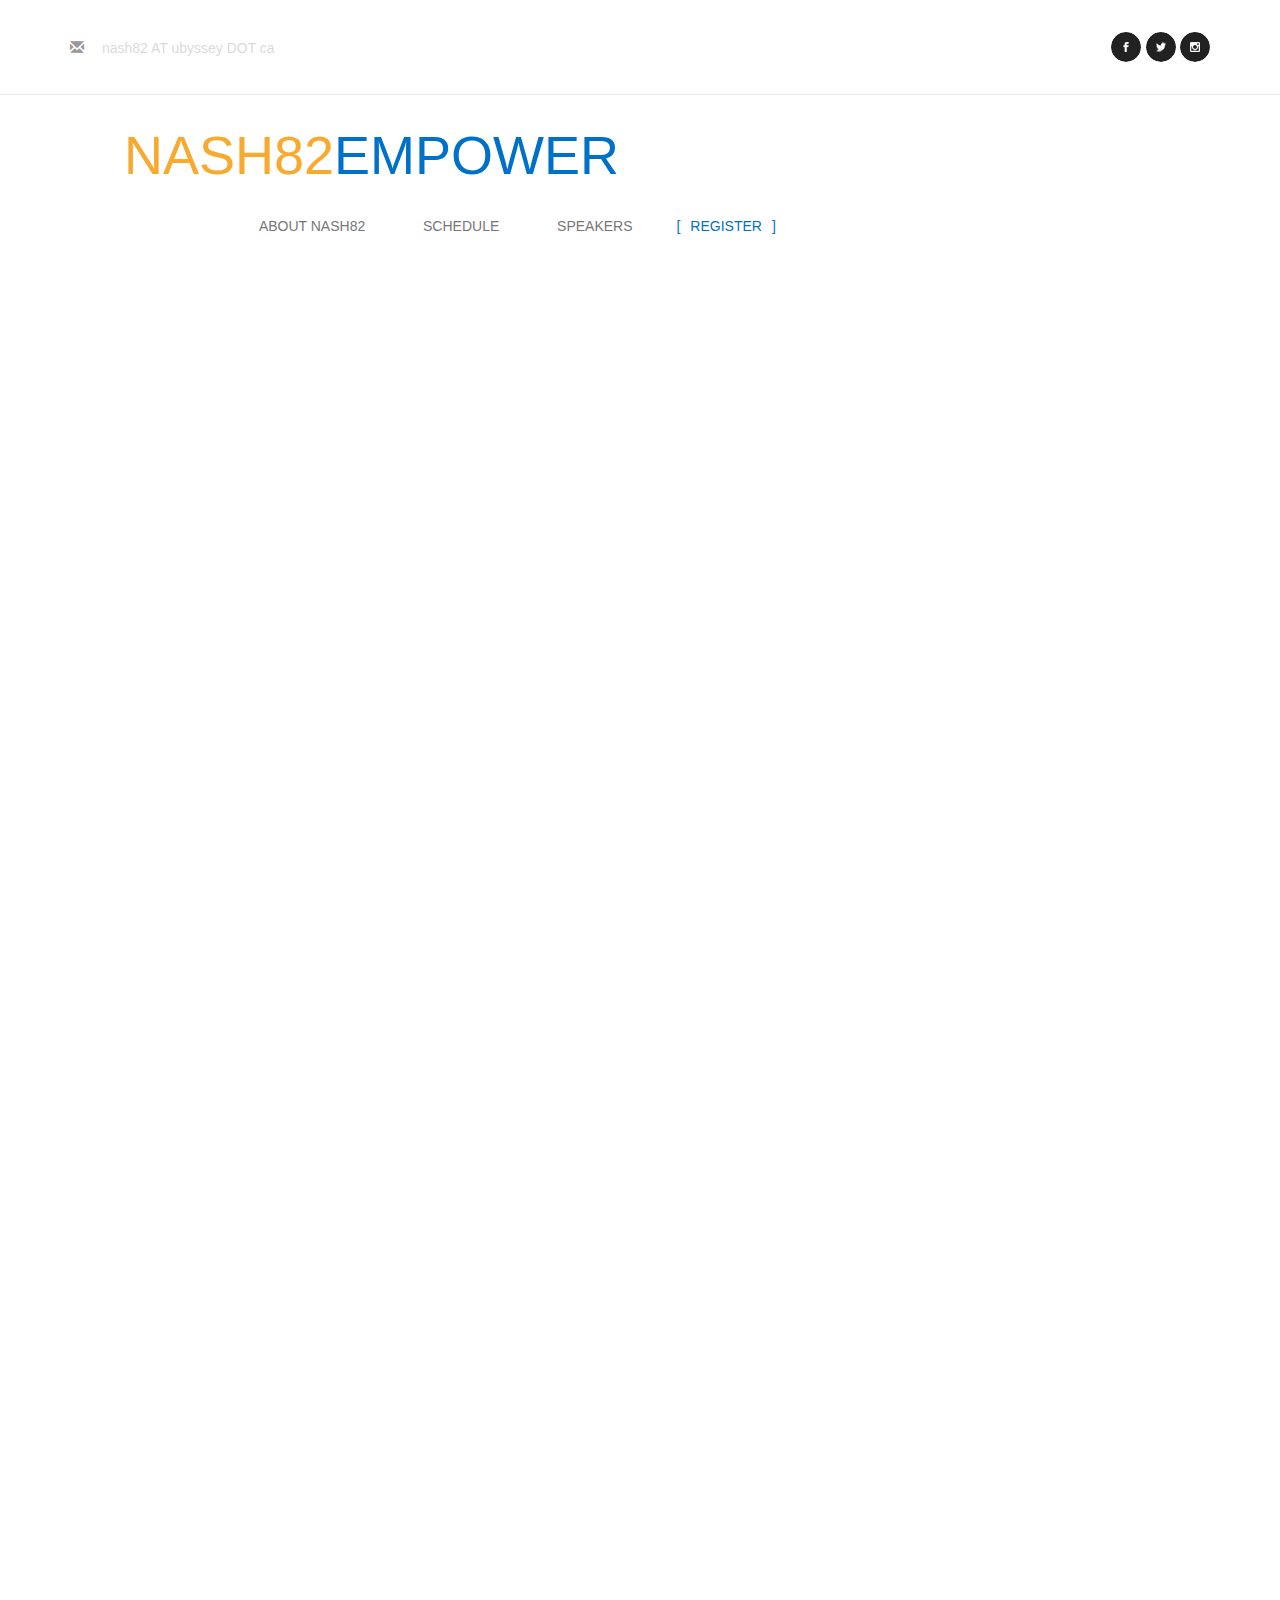
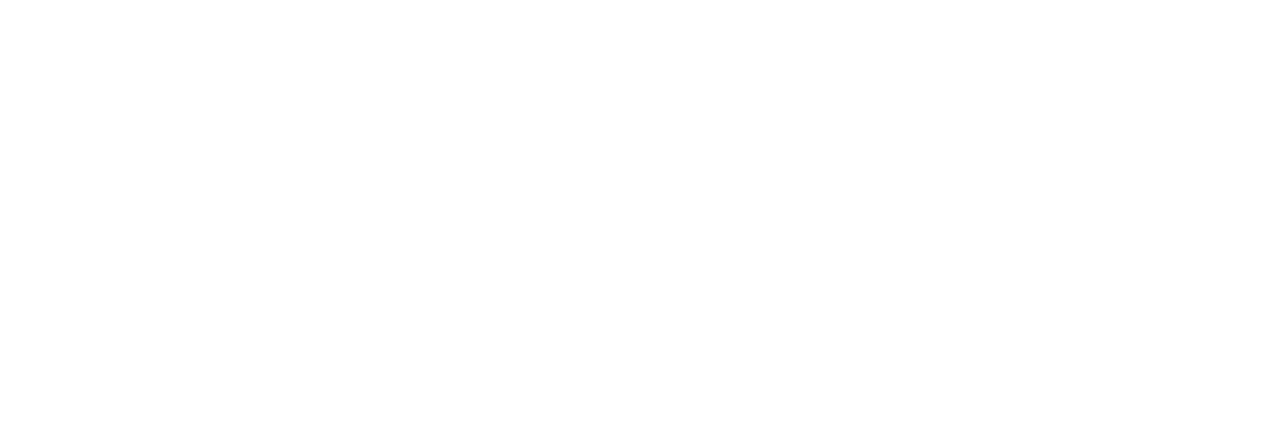
<file: register.html>
<!DOCTYPE html>
<html>
<head>
<head>
<title>Register</title>
<meta name="description" content="nash82 hosted by the ubyssey" />
<meta name="keywords" content="nash82. journalism. canadian journalism. registration." />
<meta name="robots" content="nofollow" />
<meta http-equiv="author" content="Xinlin He" />
<meta http-equiv="pragma" content="no-cache" />
<meta http-equiv="expires" content="30 May 2020 23:59:59 GMT" />
<!-- for-mobile-apps -->
<meta name="viewport" content="width=device-width, initial-scale=1">
<meta http-equiv="Content-Type" content="text/html; charset=utf-8" />
<script type="application/x-javascript"> addEventListener("load", function() { setTimeout(hideURLbar, 0); }, false);
function hideURLbar(){ window.scrollTo(0,1); } </script>
<!-- //for-mobile-apps -->
<link href="css/bootstrap.css" rel="stylesheet" type="text/css" media="all" />
<link href="css/style.css" rel="stylesheet" type="text/css" media="all" />
<link rel="stylesheet" href="css/ken-burns.css" type="text/css" media="all" />
<link rel="stylesheet" href="css/animate.min.css" type="text/css" media="all" />
<!-- js -->
<script type="text/javascript" src="js/jquery-2.1.4.min.js"></script>
<!-- start-smoth-scrolling -->
<script type="text/javascript" src="js/move-top.js"></script>
<script type="text/javascript" src="js/easing.js"></script>
<script type="text/javascript">
jQuery(document).ready(function($) {
$(".scroll").click(function(event){		
event.preventDefault();
$('html,body').animate({scrollTop:$(this.hash).offset().top},1000);
});
});
</script>
<!-- start-smoth-scrolling -->
</head>

<body>
<!-- header -->
<div class="header">
<div class="container">
<div class="w3l_header_left">
<ul>
<li><span class="glyphicon glyphicon-envelope" aria-hidden="true"></span> <a href="mailto:nash82@ubyssey.ca">nash82 AT ubyssey DOT ca</a></li>
</ul>
</div>
<div class="w3l_header_right">
<ul class="social-icons">
<li><a href="https://www.facebook.com/CUPNASH/" class="icon icon-border facebook"></a></li>
<li><a href="https://twitter.com/NASH82_EMPOWER" class="icon icon-border twitter"></a></li>
<li><a href="https://www.instagram.com/nash82_empower/" class="icon icon-border instagram"></a></li>
</ul>
</div>
<div class="clearfix"> </div>
</div>
</div>
<div class="header-bottom">
<div class="container">
<nav class="navbar navbar-default">
<!-- Brand and toggle get grouped for better mobile display -->
<div class="navbar-header">
<button type="button" class="navbar-toggle collapsed" data-toggle="collapse" data-target="#bs-example-navbar-collapse-1">
<span class="sr-only">Toggle navigation</span>
<!-- <span class="icon-bar"></span>
<span class="icon-bar"></span>
<span class="icon-bar"></span> -->
</button>
<div class="logo">
<h1><a class="navbar-brand" href="index.html"><span>NASH82</span>EMPOWER</a></h1>
</div>
</div>

<!-- Collect the nav links, forms, and other content for toggling -->
<div class="collapse navbar-collapse nav-wil" id="bs-example-navbar-collapse-1">
<nav class="cl-effect-1" id="cl-effect-1">
<ul class="nav navbar-nav">
<li><a href="index.html" class="hvr-bounce-to-bottom">About Nash82</a></li>
<li><a href="schedule.html" class="hvr-bounce-to-bottom">Schedule</a></li>
<li ><a href="speakers.html" class="hvr-bounce-to-bottom">Speakers</a></li>
<li class="active"><a href="register.html" >Register</a></li>
<!-- <li><a href="sponsors.html" class="hvr-bounce-to-bottom">Sponsors</a></li> -->
</ul>
</nav>
</div>
<!-- /.navbar-collapse -->
<section id="registration">
<!-- <div class="container">
<div class="row"> -->
<div class="col-md-8 text-center">
<form class="registration-form">
<div id="form-wrapper" style="max-width:500px;margin:auto;">
<iframe src="https://docs.google.com/forms/d/e/1FAIpQLSd0KElH564cv37gi1Tzqhzgv-oz879B0PIJVCW9p-e9VJSzbQ/viewform?embedded=true" width="640" height="1276" frameborder="0" marginheight="0" marginwidth="0">Loading...</iframe>
</div>
</form>
</div>
<!-- </div> -->

</section>
<!-- </nav> -->
</div>
</div>
<!-- //header -->



<!-- map -->
<div class="map">
<iframe src="https://maps.google.com/maps?q=1128%20W%20Hastings%20St%2C%20Vancouver%2C%20BC%20V6E%204R5%20Vancouver%20Marriott%20Pinnacle%20Downtown%20Hotel&t=&z=13&ie=UTF8&iwloc=&output=embed" style="border:0"></iframe>
</div>
<!-- //map -->	

<!-- for bootstrap working -->
<script src="js/bootstrap.js"></script>
<!-- //for bootstrap working -->
</body>
</html>
</file>
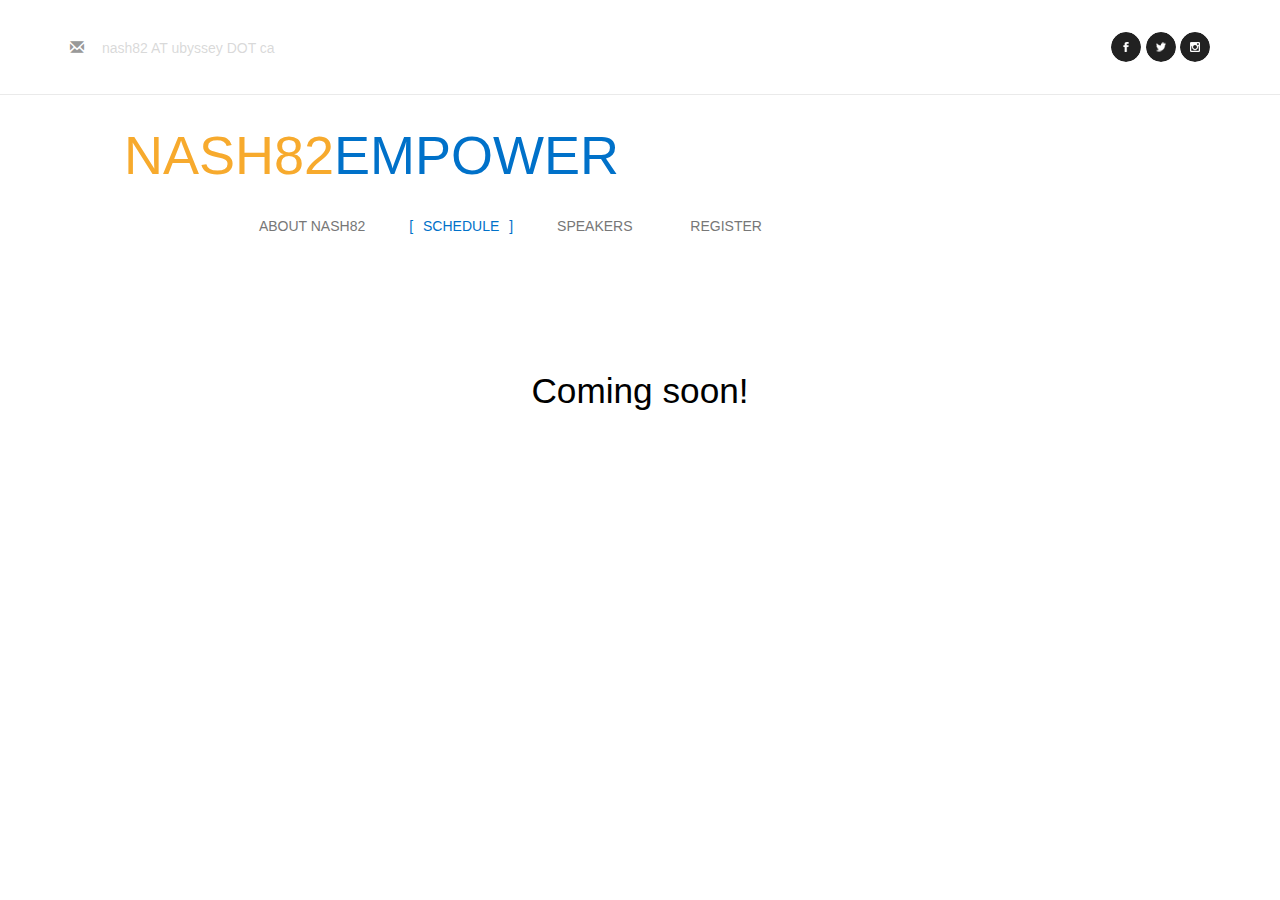
<file: schedule.html>
<!DOCTYPE html>
<html>
<head>
<title>Schedule</title>
<meta name="description" content="nash82 hosted by the ubyssey" />
<meta name="keywords" content="nash82. journalism. canadian journalism. schedule." />
<meta name="robots" content="nofollow" />
<meta http-equiv="author" content="Xinlin He" />
<meta http-equiv="pragma" content="no-cache" />
<meta http-equiv="expires" content="30 May 2020 23:59:59 GMT" />
<!-- for-mobile-apps -->
<meta name="viewport" content="width=device-width, initial-scale=1">
<meta http-equiv="Content-Type" content="text/html; charset=utf-8" />
<script type="application/x-javascript"> addEventListener("load", function() { setTimeout(hideURLbar, 0); }, false);
function hideURLbar(){ window.scrollTo(0,1); } </script>
<!-- //for-mobile-apps -->
<link href="css/bootstrap.css" rel="stylesheet" type="text/css" media="all" />
<link href="css/style.css" rel="stylesheet" type="text/css" media="all" />
<link rel="stylesheet" href="css/ken-burns.css" type="text/css" media="all" />
<link rel="stylesheet" href="css/animate.min.css" type="text/css" media="all" />
<!-- js -->
<script type="text/javascript" src="js/jquery-2.1.4.min.js"></script>
<!-- start-smoth-scrolling -->
<script type="text/javascript" src="js/move-top.js"></script>
<script type="text/javascript" src="js/easing.js"></script>
<script type="text/javascript">
jQuery(document).ready(function($) {
$(".scroll").click(function(event){		
event.preventDefault();
$('html,body').animate({scrollTop:$(this.hash).offset().top},1000);
});
});
</script>
<!-- start-smoth-scrolling -->
</head>

<body>
<!-- header -->
<div class="header">
<div class="container">
<div class="w3l_header_left">
<ul>
<li><span class="glyphicon glyphicon-envelope" aria-hidden="true"></span> <a href="mailto:nash82@ubyssey.ca">nash82 AT ubyssey DOT ca</a></li>
</ul>
</div>
<div class="w3l_header_right">
<ul class="social-icons">
<li><a href="https://www.facebook.com/CUPNASH/" class="icon icon-border facebook"></a></li>
<li><a href="https://twitter.com/NASH82_EMPOWER" class="icon icon-border twitter"></a></li>
<li><a href="https://www.instagram.com/nash82_empower/" class="icon icon-border instagram"></a></li>
</ul>
</div>
<div class="clearfix"> </div>
</div>
</div>
<div class="header-bottom">
<div class="container">
<nav class="navbar navbar-default">
<!-- Brand and toggle get grouped for better mobile display -->
<div class="navbar-header">
<button type="button" class="navbar-toggle collapsed" data-toggle="collapse" data-target="#bs-example-navbar-collapse-1">
<span class="sr-only">Toggle navigation</span>
<!-- <span class="icon-bar"></span>
<span class="icon-bar"></span>
<span class="icon-bar"></span> -->
</button>
<div class="logo">
<h1><a class="navbar-brand" href="index.html"><span>NASH82</span>EMPOWER</a></h1>
</div>
</div>

<!-- Collect the nav links, forms, and other content for toggling -->
<div class="collapse navbar-collapse nav-wil" id="bs-example-navbar-collapse-1">
<nav class="cl-effect-1" id="cl-effect-1">
<ul class="nav navbar-nav">
<li><a href="index.html" class="hvr-bounce-to-bottom">About Nash82</a></li>
<li class="active"><a href="schedule.html" class="hvr-bounce-to-bottom">Schedule</a></li>
<li><a href="speakers.html" class="hvr-bounce-to-bottom">Speakers</a></li>
<li><a href="register.html" class="hvr-bounce-to-bottom">Register</a></li>
<!-- <li><a href="sponsors.html" class="hvr-bounce-to-bottom">Sponsors</a></li> -->
</ul>
</nav>
</div>
<!-- /.navbar-collapse -->
</nav>

</div>
</div>
<!-- //header -->
<!----------Schedule---------->
<section id="schedule">
<div class="container">
<h1>Coming soon!</h1>

</div>
</section>

<!-- for bootstrap working -->
<script src="js/bootstrap.js"></script>
<!-- //for bootstrap working -->
</body>
</html>
</file>
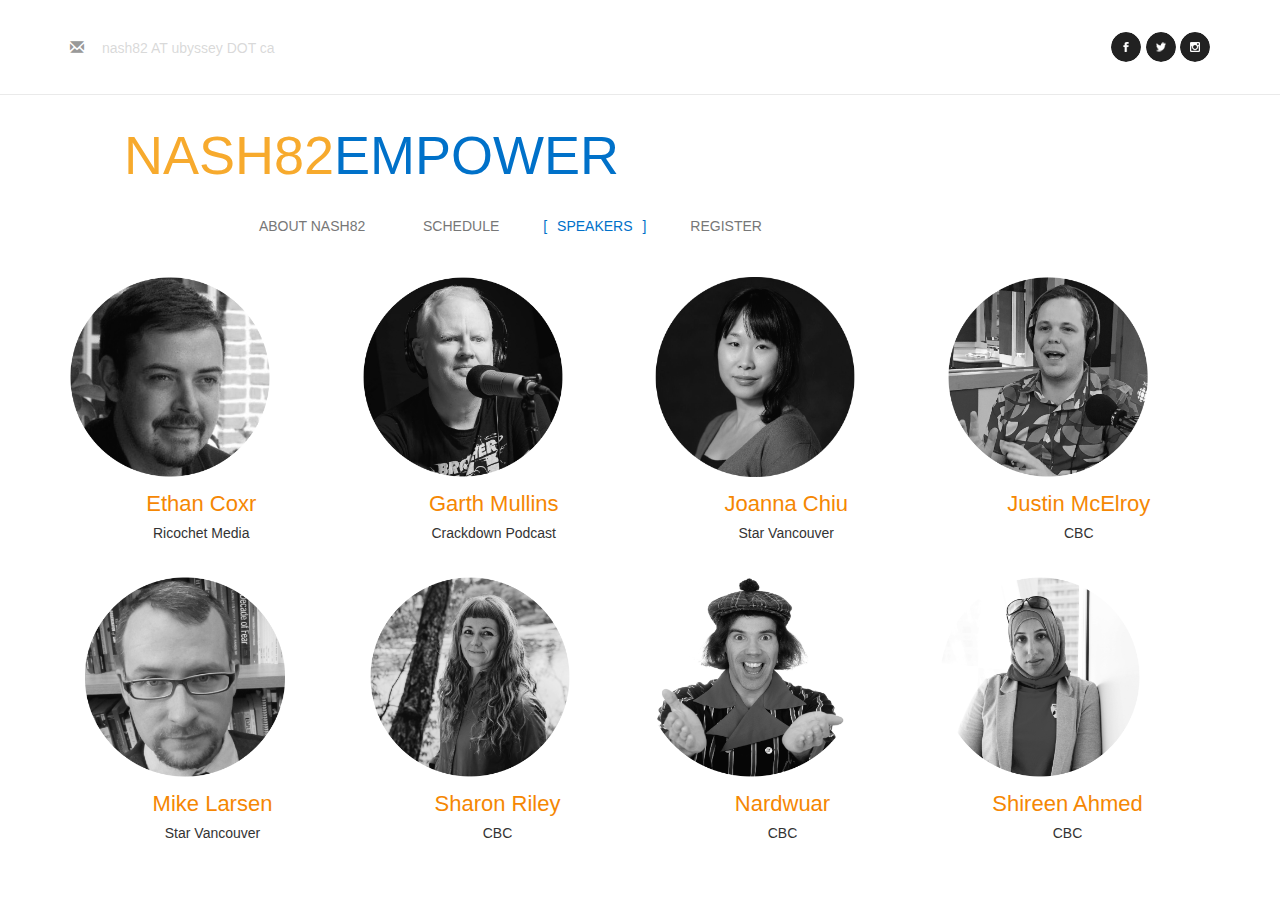
<file: speakers.html>
<!DOCTYPE html>
<html>
<head>
<title>Speakers</title>
<meta name="description" content="nash82 hosted by the ubyssey" />
<meta name="keywords" content="nash82. journalism. canadian journalism. speakers." />
<meta name="robots" content="nofollow" />
<meta http-equiv="author" content="Xinlin He" />
<meta http-equiv="pragma" content="no-cache" />
<meta http-equiv="expires" content="30 May 2020 23:59:59 GMT" />
<!-- for-mobile-apps -->
<meta name="viewport" content="width=device-width, initial-scale=1">
<meta http-equiv="Content-Type" content="text/html; charset=utf-8" />
<script type="application/x-javascript"> addEventListener("load", function() { setTimeout(hideURLbar, 0); }, false);
function hideURLbar(){ window.scrollTo(0,1); } </script>
<!-- //for-mobile-apps -->
<link href="css/bootstrap.css" rel="stylesheet" type="text/css" media="all" />
<link href="css/style.css" rel="stylesheet" type="text/css" media="all" />
<link rel="stylesheet" href="css/ken-burns.css" type="text/css" media="all" />
<link rel="stylesheet" href="css/animate.min.css" type="text/css" media="all" />
<!-- js -->
<script type="text/javascript" src="js/jquery-2.1.4.min.js"></script>
<!-- start-smoth-scrolling -->
<script type="text/javascript" src="js/move-top.js"></script>
<script type="text/javascript" src="js/easing.js"></script>
<script type="text/javascript">
jQuery(document).ready(function($) {
$(".scroll").click(function(event){		
event.preventDefault();
$('html,body').animate({scrollTop:$(this.hash).offset().top},1000);
});
});
</script>
<!-- start-smoth-scrolling -->
</head>

<body>
<!-- header -->
<div class="header">
<div class="container">
<div class="w3l_header_left">
<ul>
<li><span class="glyphicon glyphicon-envelope" aria-hidden="true"></span> <a href="mailto:nash82@ubyssey.ca">nash82 AT ubyssey DOT ca</a></li>

</ul>
</div>
<div class="w3l_header_right">
<ul class="social-icons">
<li><a href="https://www.facebook.com/CUPNASH/" class="icon icon-border facebook"></a></li>
<li><a href="https://twitter.com/NASH82_EMPOWER" class="icon icon-border twitter"></a></li>
<li><a href="https://www.instagram.com/nash82_empower/" class="icon icon-border instagram"></a></li>
</ul>
</div>
<div class="clearfix"> </div>
</div>
</div>
<div class="header-bottom">
<div class="container">
<nav class="navbar navbar-default">
<!-- Brand and toggle get grouped for better mobile display -->
<div class="navbar-header">
<button type="button" class="navbar-toggle collapsed" data-toggle="collapse" data-target="#bs-example-navbar-collapse-1">
<span class="sr-only">Toggle navigation</span>
<!-- <span class="icon-bar"></span>
<span class="icon-bar"></span>
<span class="icon-bar"></span> -->
</button>
<div class="logo">
<h1><a class="navbar-brand" href="index.html"><span>NASH82</span>EMPOWER</a></h1>
</div>
</div>

<!-- Collect the nav links, forms, and other content for toggling -->
<div class="collapse navbar-collapse nav-wil" id="bs-example-navbar-collapse-1">
<nav class="cl-effect-1" id="cl-effect-1">
<ul class="nav navbar-nav">
<li><a href="index.html" class="hvr-bounce-to-bottom">About Nash82</a></li>
<li><a href="schedule.html" class="hvr-bounce-to-bottom">Schedule</a></li>
<li class="active"><a href="speakers.html">Speakers</a></li>
<li><a href="register.html" class="hvr-bounce-to-bottom">Register</a></li>
<!-- <li><a href="sponsors.html" class="hvr-bounce-to-bottom">Sponsors</a></li> -->
</ul>
</nav>
</div>
<!-- /.navbar-collapse -->
</nav>

</div>

</div>
</div>
<!-- //header -->


<section id="speakers">
<div class="container">
<div class="row">
<div class="col-md-3 profile-pic text-center">
<div class="img-box">
<img src="images/EthanCox.png" class="img-responsive">
</div>
<h2>Ethan Coxr</h2>
<h5>Ricochet Media</h5>
</div>
<div class="col-md-3 profile-pic text-center">
<div class="img-box">
<img src="images/GarthMullins.png" class="img-responsive">
</div>
<h2>Garth Mullins</h2>
<h5>Crackdown Podcast</h5>
</div>
<div class="col-md-3 profile-pic text-center">
<div class="img-box">
<img src="images/JoannaChiu.png" class="img-responsive">
</div>
<h2>Joanna Chiu</h2>
<h5>Star Vancouver</h5>
</div>
<div class="col-md-3 profile-pic text-center">
<div class="img-box">
<img src="images/JustinMcElroy.png" class="img-responsive">
</div>
<h2>Justin McElroy</h2>
<h5>CBC</h5>
</div>
</div>
<div class="col-md-3 profile-pic text-center">
<div class="img-box">
<img src="images/MikeLarsen.png" class="img-responsive">
</div>
<h2>Mike Larsen</h2>
<h5>Star Vancouver</h5>
</div>
<div class="col-md-3 profile-pic text-center">
<div class="img-box">
<img src="images/SharonRiley.png" class="img-responsive">
</div>
<h2>Sharon Riley</h2>
<h5>CBC</h5>
</div>
<div class="col-md-3 profile-pic text-center">
<div class="img-box">
<img src="images/Nardwuar.png" class="img-responsive">
</div>
<h2>Nardwuar</h2>
<h5>CBC</h5>
</div>
<div class="col-md-3 profile-pic text-center">
<div class="img-box">
<img src="images/ShireenAhmed.png" class="img-responsive">
</div>
<h2>Shireen Ahmed</h2>
<h5>CBC</h5>
</div>
</div>
</div>
</section>
<!-- for bootstrap working -->
<script src="js/bootstrap.js"></script>
<!-- //for bootstrap working -->
</body>
</html>
</file>
<file: css/style.css>
html, body{
font-size: 100%;
font-family: "Josefin Sans", sans-serif;
background:#ffffff;}
p{
margin:0;
font-size:14px;}
h3{
font-family: "Arial Narrow",Arial,sans-serif; 

}

h3 span 
{
margin:20px;
display: block;
}

h3::before {
color: #f7aa2d;
margin-right: 20px;
content: '[';

}

h3::after {
color: #f7aa2d;
margin-right: 20px;
content: ']';
}

h5{
font-family: Geneva,Tahoma,Verdana,sans-serif; 
}

ul,label{
margin:0;
padding:0;
}
body a:hover{
text-decoration:none;
}
/*-- header --*/
.w3l_header_left{
float:left;
margin: .3em 0 0;
}
.w3l_header_left ul li{
display:inline-block;
margin-right:2em;
font-size:14px;
color:#999;
}
.w3l_header_left ul li span{
padding-right:1em;
}
.w3l_header_left ul li a{
color:rgba(188, 188, 188, 0.57);;
text-decoration:none;
}
.w3l_header_left ul li a:hover{
color:#0071c9;
}
.w3l_header_right{
float: right;
}
/*-- social-icons --*/
ul.social-icons li {
display: inline-block;
}
.icon {
display: inline-block;
vertical-align: top;
overflow: hidden;
margin: 0;
width: 30px;
height: 30px;
font-size: 0;
text-indent: -9999px;
border-radius: 25px;
-webkit-border-radius: 25px;
-moz-border-radius: 25px;
-o-border-radius: 25px;
-ms-border-radius: 25px;
}
.icon-border {
position: relative;
}

.icon-border::before,
.icon-border::after {
display: block;
position: absolute;
top: 0;
left: 0;
width: 100%;
height: 100%;
content: "";
border-radius: 25px;
-webkit-border-radius: 25px;
-moz-border-radius: 25px;
-o-border-radius: 25px;
-ms-border-radius: 25px;
}

.icon-border::before {
z-index: 1;
-webkit-transition: box-shadow 0.3s;
transition: box-shadow 0.3s;
}

.icon-border::after {
z-index: 2;
}

/* facebook */
.icon-border.facebook::before {
box-shadow:inset 0 0 0 48px #212121;
}

.icon-border.facebook:hover::before {
box-shadow:inset 0 0 0 2px #0071c9;
}

.icon-border.facebook::after {
background:url(../images/img-sp.png) no-repeat 8px 5px;
display:block;
}
.icon-border.facebook:hover::after {
background:url(../images/img-sp.png) no-repeat 8px -24px;
display:block;
}

/* twitter */
.icon-border.twitter::before {
box-shadow:inset 0 0 0 48px #212121;
}

.icon-border.twitter:hover::before {
box-shadow:inset 0 0 0 2px #0071c9;
}

.icon-border.twitter::after {
background:url(../images/img-sp.png) no-repeat -21px 4px;
display:block;
}
.icon-border.twitter:hover::after {
background:url(../images/img-sp.png) no-repeat -21px -26px;
display:block;
}

/* instagram */
.icon-border.instagram::before {
box-shadow: inset 0 0 0 48px #212121;
}

.icon-border.instagram:hover::before {
box-shadow: inset 0 0 0 2px #0071c9;
}

.icon-border.instagram::after {
background:url(../images/img-sp.png) no-repeat -51px 5px;
display:block;
}
.icon-border.instagram:hover::after {
background:url(../images/img-sp.png) no-repeat -51px -25px;
display:block;
}

/*-- //social-icons --*/
/*-- nav-effect --*/
.cl-effect-1 a::before,
.cl-effect-1 a::after {
display: inline-block;
opacity: 0;
-webkit-transition: -webkit-transform 0.3s, opacity 0.2s;
-moz-transition: -moz-transform 0.3s, opacity 0.2s;
transition: transform 0.3s, opacity 0.2s;
}

.cl-effect-1 a::before {
margin-right: 10px;
content: '[';
-webkit-transform: translateX(20px);
-moz-transform: translateX(20px);
transform: translateX(20px);
}

.cl-effect-1 a::after {
margin-left: 10px;
content: ']';
/*-- w3layouts --*/
-webkit-transform: translateX(-20px);
-moz-transform: translateX(-20px);
transform: translateX(-20px);
}

.cl-effect-1 a:hover::before,
.cl-effect-1 a:hover::after,
.cl-effect-1 a:focus::before,
.cl-effect-1 a:focus::after,.navbar-nav li.active a::before,.navbar-nav li.active a::after,
.navbar-nav li.active a:focus::before,
.navbar-nav li.active a:focus::after{
opacity: 1;
-webkit-transform: translateX(0px);
-moz-transform: translateX(0px);
transform: translateX(0px);
}
/*-- //nav-effect --*/
.header {
padding: 2em 0;
border-bottom: 1px solid #EAEAEA;
}
.navbar-default {
background: none;
border: none;
}
.navbar {
margin-bottom: 0;
}
.navbar-collapse {
padding: 0;
box-shadow: none;
}
.navbar-default .navbar-collapse, .navbar-default .navbar-form {
border: none;
}
.navbar-nav {
float: left;
margin:0 0 0 10em;
}
.navbar-default .navbar-brand,.navbar-default .navbar-brand:hover, .navbar-default .navbar-brand:focus {
color: #0071c9;
}
.navbar-brand {
padding: 0 0 0 1em;
line-height: 48px;
font-size: 1.5em;
/* background: url(../images/img-sp.png) no-repeat 0px -61px; */
height: 65px;
}
/*-- agileits --*/
.navbar-brand span {
display: inline-block;
color: #f7aa2d;
}
.navbar-default .navbar-nav > .active > a, .navbar-default .navbar-nav > .active > a:hover, .navbar-default .navbar-nav > .active > a:focus {
background: none;
color:#0071c9;
}
.navbar-default .navbar-nav > li > a:hover, .navbar-default .navbar-nav > li > a:focus {
color:#0071c9;
}
.navbar-nav > li > a {
font-size: 14px;
text-transform: uppercase;
padding: 20px 15px 0;
}
.header-bottom {
position: relative;
padding: 1em 0;
}
/*-- //header --*/
/*-- about --*/
.about{
padding:5em 0;
}
.about h3{
font-size: 2.5em;
color: #212121;
text-align: center;
text-transform: capitalize;
}

.about-grids{
margin:2em 0 0;
}
.about-grid {
padding: 0;
}
.about-grid-left h5 {
font-size: 1.3em;
text-align: justify;
padding-right: 300px;
padding-left: 300px;
padding-top: 20px;
color: rgba(188, 188, 188, 0.57);
transition:.9s all;
-o-transition:.9s all;
-webkit-transition:.9s all;
-moz-transition:.9s all;
-ms-transition:.9s all;
}


.about-grid-left {
margin-top: 1em;
}

.about-grid:hover .about-grid-left h5{
color:#212121;
}
/*-- //about --*/

/*-- countdown --*/
.clockdiv-container {
text-align: center;
}

#clockdiv{
font-family: sans-serif;
color: #fff;
display: inline-block;
font-weight: 100;
text-align: center;
font-size: 30px;
}

#clockdiv > div{
padding: 10px;
background: black;
display: inline-block;
}

#clockdiv div > span{
padding: 15px;
background: #0071c9;
display: inline-block;
}

.smalltext{
padding-top: 5px;
font-size: 16px;
}
/*-- //countdown --*/
/*-- registration --*/
.button-container {
text-align: center;
padding-top: 30px;
}
.button {
width: 50%;
border-color: #0071c9;
border: none;
color: #0071c9;
padding: 15px 32px;
text-align: center;
text-decoration: none;
display: inline-block;
font-size: 24px;
margin: 4px 2px;
cursor: pointer;
}
/*-- //registration --*/

/*----------Speakers----------*/

.profile-pic
{
margin-top: 25px;
}

.profile-pic .img-box
{
opacity: 1;
display: block;
position: relative;
}

.profile-pic .img-box img
{
filter: grayscale(1);
height: 200px;
width: 200px;
}

.profile-pic .img-box img:hover
{
filter: grayscale(0);
cursor: pointer;
}

.profile-pic h2
{
font-size: 22px;
font-family: "Arial Narrow",Arial,sans-serif;
margin-top: 15px;
color: #F58703 !important;
}

.profile-pic h3
{
font-size: 15px;
font-weight: bold;
margin-top: 15px;
}
#team .fa
{
height: 25px;
width: 25px;
color: #007bff !important;
background: #fff;
padding: 4px;
}

.img-box ul
{
padding: 15px 0;
position: absolute;
z-index: 2;
bottom: 0;
left: 50%;
transform: translateX(-50%);
opacity: 0;
}

.img-box ul li
{
padding: 5px;
display: inline-block;
}

.img-box:hover ul
{
opacity: 1;
}

.img-box ul, .img-box ul li
{
transition: 0.5
}
/*-- register --*/

.map iframe{
width:100%;
min-height:400px;
margin-bottom:-6px;
}
/*-- //register --*/
/*-- single --*/
.w3_single_grid_left_grid ul li {
display: inline-block;
font-size: 14px;
color: #999;
}
.w3_single_grid_left_grid ul li i {
margin:0 .8em;
}
.w3_single_grid_left_grid ul li a {
color: #999;
text-decoration: none;
}
.w3_single_grid_left_grid ul li span {
padding-right: .5em;
}
a.bake {
padding:.3em 1em;
background:#F58703;
color:#fff !important;
}
.w3_single_grid_left_grid ul li a:hover {
color:#F58703;
}
.w3_single_grid_left_grid ul {
margin-bottom: 3em;
}
.w3_single_grid_left_grid h3{
font-size: 1.8em;
color: #212121;
line-height: 1.3em;
margin: 1em 0;
text-align: center;
text-transform: capitalize;
}
.w3_single_grid_left_grid p{
color:#999;
line-height:1.8em;
margin-bottom:2em;
}
.w3_single_grid_left_grid1_left ul li{
font-size:14px;
color:#212121;
margin-bottom:1.5em;
padding-left: 2em;
background: url(../images/img-sp.png) no-repeat -19px -260px;
text-transform:capitalize;
list-style-type:none;
}
.w3_single_grid_left_grid1_left {
padding-left: 0;
}
.w3_single_grid_left_grid1 p{
color:#999;
line-height:1.8em;
margin-top:2em;
}
.w3_single_grid_right_grid h3,.recent h3,.comments h3,.wthree_write_reply h3{
font-size:2em;
color:#212121;
margin-bottom:1.3em;
text-align:right;
position: relative;
padding-bottom: .5em;
}
.w3_single_grid_right_grid h3:before,.recent h3:before,.comments h3:before,.wthree_write_reply h3:before{
content:'';
position:absolute;
right:0%;
bottom:0%;
background:#F58703;
height:2px;
width:15%;
}
.pa_italic i {
left: -1em;
font-size: 11px;
}
.pa_italic span {
display: none;
}
.collapsed span {
display: inline-block;
left: -1em;
font-size: 11px;
}
.collapsed i {
display: none;
}
.panel-heading {
padding:10px 35px;
}
.panel-title {
font-size: 1em;
color:#fff;
text-transform: capitalize;
font-family: 'Open Sans', sans-serif;
text-decoration: none;
}
.panel-default {
border-color: #FFF;
background: #f5f5f5;
}
.panel-default > .panel-heading {
border-color: #FFF;
color: #fff;
background-color: #F58703;
}
.panel-body {
padding: 2em;
font-size: 14px;
line-height: 2em;
color: #999;
}
a.pa_italic label {
cursor: pointer;
font-weight:500;
}
a.pa_italic:focus {
outline: none;
text-decoration: none;
}
.panel-default > .panel-heading + .panel-collapse > .panel-body {
border-top-color: transparent;
}
.recent{
margin:3em 0 0;
}
.related-post-left {
float: right;
width: 30%;
}
.related-post-right {
float: left;
width: 65%;
text-align: right;
}
.related-post-right h4 a {
color: #F58703;
font-size: 1.2em;
text-transform: capitalize;
text-decoration: none;
line-height: 1.5em;
margin: 0.3em 0 0;
display: block;
}
.related-post-right h4 a:hover{
color:#212121;
}
.related-post-right p {
color: #999;
margin: .5em 0 0;
line-height: 1.8em;
}
.related-post:nth-child(3) {
margin: 2em 0;
}
.comments-grid-left{
float:left;
width:15%;
}
.comments-grid-right{
float:right;
width:80%;
}
.comments-grid-right h4 a{
font-size: 1.1em;
color: #212121;
margin:0;
text-decoration:none;
}
.comments-grid-right h4 a:hover{
color:#F58703;
}
.comments-grid-right h5{
font-size:.8em;
color:#F58703;
margin:.5em 0 1em;
}
.comments-grid-right p{
margin:0 0 2em;
line-height:1.8em;
color:#999;
}
.reply a{
font-size: 14px;
color: #fff;
padding: 6px 30px;
background: #F58703;
text-decoration: none;
text-transform: uppercase;
}
.reply a:hover{
background:#212121;
}
.comments-grid:nth-child(3){
margin: 3em 0;
}
.comments-grid-left img {
padding: .5em;
box-shadow: 0px 0px 4px #999;
border-radius: 50%;
-webkit-border-radius: 50%;
-moz-border-radius: 50%;
-o-border-radius: 50%;
-ms-border-radius: 50%;
margin: 0 auto;
}
.comments h3,.wthree_write_reply h3 {
text-align: left;
}
.comments h3:before,.wthree_write_reply h3:before{
left:0% !important;
}
.comments-grid1{
padding-left:10em;
}
.wthree_write_reply h4{
font-size:1.2em;
color:#F58703;
margin-bottom:1em;
}
.wthree_write_reply input[type="text"],.wthree_write_reply input[type="email"],.wthree_write_reply textarea{
outline: none;
background: #f5f5f5;
border: 1px solid #E8E8E8;
color: #212121;
padding: 10px;
font-size: 14px;
width: 100%;
margin-bottom: 3em;
}
.wthree_write_reply textarea{
min-height:100px;
}
.wthree_write_reply input[type="submit"]{
outline: none;
background: #212121;
border:none;
color: #fff;
padding: 10px 0;
font-size: 1em;
width: 25%;
}
.wthree_write_reply input[type="submit"]:hover{
background:#F58703;
}

/*----------Schedule----------*/
#schedule h1
{
text-align:center;
color: black !important;
padding-bottom: 10px;
font-size: 2.2em;
font-family: Geneva,Tahoma,Verdana,sans-serif;
}

#schedule
{
padding-top: 100px;
/* padding: 40px 0; */
background: #fff;

}

/*----------Registration----------*/
#registration
{
background: #fff;
padding-top: 100px;
padding-bottom: 40px;
}
.registration-form
{
padding-left: 230px;
}
.form-control
{
border-radius: 0 !important;
border: none !important;
}
::placeholder
{
color: #fff !important;
}

.follow
{
background: #fff;
padding: 10px;
margin: 15px;
}

.contact-info .fa
{
margin: 20px;
color: #007bff;
font-weight: bold;
}

/*-- //single --*/
/*-----start-responsive-design------*/
@media (max-width:1680px){
.agileits_about_bottom_left {
padding: 5em 6em 7.15em 15em;
}
}
@media (max-width:1600px){
.agileits_about_bottom_left {
padding: 5em 5em 5em 13em;
}
}
@media (max-width:1440px){
.agileits_about_bottom_left {
padding:4em 4em 3em 8em;
}
.agileits_about_bottom_left ul {
padding: 3.1em 0 0;
}
}
@media (max-width: 1366px){
.agileits_about_bottom_left {
padding: 3em 3em 2.8em 5em;
}
.w3_updates_bottom_grid1 p {
font-size: 2.5em;
}
}
@media (max-width: 1280px){
.about, .team, .testimonials, .comments, .single, .services, .services-bottom, .services-icons, .gallery, .typo, .mail {
padding: 4em 0;
}
.agileits_about_bottom_left {
padding: 2em 2em 1.8em 4em;
}
.agileits_about_bottom_left ul {
padding: 2.8em 0 0;
}
.agileits_newsletter_grids {
width: 53%;
}
.agile_testimonials_grid1:before {
bottom: -9%;
}
}
@media (max-width: 1080px){
.navbar-nav {
margin: 0 0 0 3em;
}
.header {
padding: 1.5em 0;
}
.about-grid-right {
padding: 2em;
}
.about-grids {
margin: 3em 0 0;
}
.about h3, .team h3, .testimonials h3, .newsletter h3, .services h3, .services-bottom h3, .gallery h3, h3.title, .mail h3 {
font-size: 2.2em;
}
.agileits_about_bottom_left h3 {
font-size: 1.8em;
}
.agileits_about_bottom_left {
padding: 3em;
float: none;
width: 100%;
}
.agileits_about_bottom_right {
float: none;
width: 50%;
margin: 0 auto;
}
.wthree_team_grid1_pos h4 {
font-size: 13px;
}
.wthree_team_grid1_pos h4:before {
border-top: 14px solid transparent;
border-bottom: 14px solid transparent;
border-right: 14px solid #F58703;
top: -3%;
left: -8%;
}
.wthree_team_grid1_pos h4:after {
border-top: 14px solid transparent;
border-bottom: 14px solid transparent;
border-left: 14px solid #F58703;
top: -3%;
right: -8%;
}
.newsletter {
padding: 3em 0;
}
.agileits_newsletter_grids {
width: 60%;
}
.agile_testimonials_grid1 {
padding: 1.5em;
}
.agile_testimonials_grid1:before {
bottom: -11%;
}
.agile_testimonials_grid {
width: 97%;
}
.nbs-flexisel-container {
max-width: 99%;
}
.footer {
padding: 3em 0 2em;
}
.w3_single_grid_left {
padding-left: 0;
}
.w3_single_grid_left_grid ul li i {
margin:0 .4em;
}
a.bake {
padding: .3em .5em;
}
.w3_single_grid_left_grid ul li {
font-size: 13.2px;
}
.w3l_services_grid h4 a {
font-size: 1.24em;
}
.w3ls_services_bottom_grid {
padding-left: 0;
}
.w3_single_grid_right_grid h3, .recent h3, .comments h3, .wthree_write_reply h3 {
font-size: 1.8em;
}
.nav-tabs > li:first-child {
margin-left: 12em;
}
.view p {
padding: 2.7em 1em 0;
}
ul.contact_info {
padding-left: 4em;
}
.agileits_mail_grid_right_grid h4 {
font-size: 1.6em;
}
.map iframe {
min-height: 300px;
}
.cd-search input {
font-size: 1.5em;
}
.footer-logo h2 a {
font-size: 1.8em;
}
}
@media (max-width: 1024px){
.related-post-right h4 a {
font-size: 1.1em;
margin: 0;
}
.w3_single_grid_left_grid1 p {
margin-top: 1em;
}
}
@media (max-width: 991px){
.navbar-brand {
padding: 0 0 0 1.2em;
line-height: 45px;
font-size:1.2em;
/* background: url(../images/img-sp.png) no-repeat -1px -61px; */
}
.navbar-nav > li > a {
font-size: 13px;
padding: 20px 10px 0;
}
.cl-effect-1 a::before {
margin-right: 5px;
}
.cl-effect-1 a::after {
margin-left: 5px;
}
.navbar-nav {
margin: 0 0 0 1em;
}
.about-grid-left.non {
float: left;
text-align: right;
}
.about-grid-right.aliquam {
float: right;
}
.about-grid.about-one:nth-child(2) {
padding-top: 2em;
}
.about-grid-right {
padding: 2em 4em 2em 2em;
border-right: 1px solid rgba(188, 188, 188, 0.57);
}
.about-grids {
margin: 0;
}
.about-grid.about-one:nth-child(2):after {
left: 0%;
}
.about-grid:nth-child(1):after {
left: 0%;
}
.about-grid {
position: relative;
padding:2em 0;
}
.about-grid:after {
content: '';
height: 1px;
background-color: rgba(188, 188, 188, 0.57);
width: 90%;
position: absolute;
display: block;
left: 0%;
bottom: 0%;
}
.about-grid-left {
margin-top: 0;
}
.about-grids:nth-child(3){
margin:3em 0 0;
}
.wthree_team_grid {
float: left;
width: 50%;
}
.agileits_about_bottom_left {
padding: 4em 7em 3em;
}
.wthree_team_grid1 img {
margin: 0 auto;
}
.wthree_team_grid1_pos {
bottom: -4.5%;
width: 60%;
left: 21%;
}
.wthree_team_grid1_pos h4:before {
left: -7%;
}
.wthree_team_grid1_pos h4:after {
right: -7%;
}
.wthree_team_grid:nth-child(2) {
margin-bottom: 2em;
}
.agileits_newsletter_grids {
width: 80%;
}
.agile_testimonials_grid1:before {
bottom: -9%;
}
.agileinfo_footer_grid {
float: left;
width: 50%;
}
.agileinfo_footer_grid:nth-child(2) {
margin-bottom:2em;
}
.footer {
padding: 3em 0;
}
.w3_single_grid_left_grid1_left {
float: left;
width: 50%;
}
.w3_single_grid_right:nth-child(2) {
margin: 2em 0 0;
}
.related-post-right h4 a {
margin: 2em 0 0;
}
.w3l_services_grid {
float: left;
width: 33.33%;
}
.w3l_services_grid h4 a {
line-height: 1.5em;
}
.w3l_services_grid ul li {
margin-right: 1em;
}
.w3l_services_grid p {
margin-bottom: 1.5em;
}
.w3ls_services_bottom_grid:nth-child(2) {
margin: 2em 0 0;
}
.services-icons h3 {
font-size: 1.8em;
line-height: 1.5em;
width: 100%;
}
.nav-tabs > li:first-child {
margin-left: 6em;
}
.agile_gallery_grids {
float: left;
width: 50%;
}
.view p {
padding: 6.7em 1em 0;
}
.agile_gallery_grids:nth-child(2) {
margin-bottom: 2em;
}
.agileits_mail_grid_right_grid {
text-align: left;
}
.agileits_mail_grid_right_grid h4:before {
right: auto;
left: 0%;
}
ul.contact_info {
padding-left: 0;
}
}
@media (max-width: 800px){
.agileits_about_bottom_left {
padding: 4em 3em 3em;
}
.agileits_about_bottom_right {
width: 70%;
}
}
@media (max-width: 768px){
.about, .team, .testimonials, .comments, .single, .services, .services-bottom, .services-icons, .gallery, .typo, .mail {
padding: 3em 0;
}
.agile_testimonials_grid1:before {
bottom: -11%;
}
.footer-logo h2 a {
font-size: 1.8em;
}
.agileinfo_footer_grid:nth-child(2) {
margin-bottom: 1em;
}
.w3_single_grid_left_grid ul li {
font-size: 14px;
}
.w3_single_grid_left_grid ul li i {
margin: 0 1em;
}
.comments-grid1 {
padding-left: 5em;
}
.wthree_write_reply input[type="text"], .wthree_write_reply input[type="email"], .wthree_write_reply textarea {
margin-bottom: 2em;
}
.more,.w3ls_services_bottom_grids,.wthree_gallery_grids {
margin: 2em 0 0;
}
.nav-tabs > li:first-child {
margin-left: 4em;
}
.nav-tabs {
margin-bottom: 2em;
}
}
@media (max-width: 767px){
.navbar-toggle {
margin:.8em 21em 0 0;
}
.navbar-default .navbar-toggle {
border-color: #212121;
}
.navbar-default .navbar-toggle .icon-bar {
background-color: #212121;
}
.navbar-default .navbar-toggle:hover, .navbar-default .navbar-toggle:focus {
background-color: transparent;
}
.navbar-nav {
margin: 0;
text-align: center;
float: none;
background: #f5f5f5;
padding-bottom: 1em;
}
.navbar-default .navbar-collapse, .navbar-default .navbar-form {
border-color: #e7e7e7;
position: absolute;
width: 100%;
padding: 0;
background: #000;
z-index: 9999;
margin: 1em 0 0;
}
.cl-effect-1 a::before {
margin-right: 10px;
}
.cl-effect-1 a::after {
margin-left: 10px;
}
}
@media (max-width: 736px){
.navbar-toggle {
margin: .8em 20.2em 0 0;
}
}
@media (max-width: 667px){
.navbar-toggle {
margin:.6em 18.2em 0 0;
}
.cd-search input {
font-size: 1.2em;
}
.navbar-brand {
padding: 0 0 0 .9em;
font-size: 1.2em;
background: url(../images/img-sp.png) no-repeat -1px -48px;
background-size: 127%;
height: 52px;
}
.header-bottom {
padding: .5em 0;
}
.cd-header-buttons {
top: -45px;
}
.navbar-default .navbar-collapse, .navbar-default .navbar-form {
margin: .5em 0 0;
}
.w3_updates_bottom_grid1 p {
font-size: 2.2em;
}
.w3_updates_bottom_grid1 h4 {
font-size: 1.3em;
}
.agileits_newsletter_grids {
width: 88%;
}
.footer {
padding: 2em 0;
}
.footer-logo h2 a {
font-size: 1.5em;
background: url(../images/img-sp.png) no-repeat 0px -154px;
background-size: 140%;
}
}
@media (max-width: 640px){
.navbar-brand {
font-size: 1em;
background: url(../images/img-sp.png) no-repeat -1px -39px;
background-size:120%;
height: 44px;
padding: 0 0 0 1.1em;
}
.footer-logo h2 a {
background: url(../images/img-sp.png) no-repeat 0px -154px;
background-size: 122%;
}
.navbar-toggle {
margin: .6em 17.2em 0 0;
}
.about h3, .team h3, .testimonials h3, .newsletter h3, .services h3, .services-bottom h3, .gallery h3, h3.title, .mail h3 {
font-size: 1.8em;
}
p.dolor {
line-height: 1.8em;
}
p.dolor:after {
width: 10%;
left: 45%;
}
.about-grid.about-one {
padding: 0 0 2em 0;
}
.about-grid-right {
padding: 2em 3em 2em 2em;
}
.agileits_about_bottom_left h3 {
font-size: 1.6em;
}
.agileits_newsletter_grids {
margin: 2em auto 0;
}
.agile_testimonials_grid {
width: 75%;
margin: 0 auto;
}
.agile_testimonials_grids {
margin: 2em 0 0;
}
.agileinfo_footer_grid h4 {
margin: 0.5em 0 0;
}
.wthree_service_breadcrumb_right h3 {
font-size: 1.7em;
}
.w3l_services_grid {
float: none;
width: 70%;
margin: 0 auto;
}
.w3l_services_grid:nth-child(2){
margin:2em auto;
}
.w3_single_grid_left_grid ul li i {
margin:0 .5em;
}
.w3_single_grid_left_grid h3,.services-icons h3 {
font-size: 1.6em;
}
.nav-tabs > li:first-child {
margin-left: 1em;
}
.view p {
padding: 5.5em 1em 0;
}
.related-post-right h4 a {
margin: 1em 0 0;
}
.map iframe {
min-height: 250px;
}
}
@media (max-width: 600px){
.navbar-toggle {
margin: .6em 15.9em 0 0;
}
.agileits_about_bottom_left {
padding: 3em 2em 2em;
}
.wthree_team_grid1_pos {
bottom: -5.5%;
width: 67%;
left: 18%;
}
.agileits_newsletter_grids input[type="submit"] {
width: 14%;
}
.agileits_newsletter_grids input[type="email"] {
width: 85%;
}
}
@media (max-width:568px){
.navbar-toggle {
margin: .6em 14.9em 0 0;
}
.about-grids:nth-child(3) {
margin: 2em 0 0;
}
.w3_updates_bottom_grid1 h4 {
font-size: 1.2em;
}
.wthree_team_grid1_pos {
width: 80%;
left: 11%;
}
}
@media (max-width:480px){
.cd-search input {
font-size: 1em;
}
.w3l_header_left {
float: none;
margin: 0 0 1em;
text-align: center;
}
.w3l_header_right {
float: none;
text-align: center;
}
.navbar-toggle {
margin: .6em 11.9em 0 0;
}
.about h3, .team h3, .testimonials h3, .newsletter h3, .services h3, .services-bottom h3, .gallery h3, h3.title, .mail h3 {
font-size: 1.6em;
}
.about, .team, .testimonials, .comments, .single, .services, .services-bottom, .services-icons, .gallery, .typo, .mail {
padding: 2em 0;
}
.about-grid-right {
padding: 2em 2em 2em 2em;
}
.about-grid-left h4 {
font-size: 1.3em;
}
.agileits_about_bottom_left {
padding: 2em 2em 2em;
}
.agileits_about_bottom_left h3 {
font-size: 1.43em;
}
.agileits_about_bottom_left p {
margin: 1em 0;
}
.w3_updates_bottom_grid1 p {
margin: 0 !important;
}
.agileits_about_bottom_left1 {
float: none;
width: 100%;
}
.agileits_about_bottom_left1:nth-child(4){
margin:2em 0;
}
.agileits_about_bottom_right {
width: 100%;
}
.wthree_team_grid {
float: none;
width: 60%;
margin: 0 auto;
}
.wthree_team_grids {
margin: 2em 0 0;
}
.wthree_team_grid:nth-child(2) {
margin: 2em auto;
}
.wthree_team_grid:nth-child(4) {
margin-top: 2em;
}
.agileits_newsletter_grids {
width: 100%;
}
.agile_testimonials_grid {
width: 90%;
}
.agileinfo_footer_grid {
float: none;
width: 100%;
}
.agileinfo_footer_grid:nth-child(3) {
margin-bottom: 2em;
}
.w3l_services_grids {
margin: 2em 0 0;
}
.w3l_services_grid {
width: 100%;
}
.w3_single_grid_left_grid ul li {
margin-bottom: 1.5em;
}
.w3_single_grid_left_grid ul {
margin-bottom: 1em;
}
.w3_single_grid_left_grid h3, .services-icons h3 {
font-size: 1.5em;
}
.w3_single_grid_left_grid1_left {
float: none;
width: 100%;
}
.related-post-right h4 a {
margin: 0;
}
.comments-grid1 {
padding-left: 0;
}
.wthree_write_reply {
margin: 1em 0 0;
}
.wthree_write_reply input[type="submit"] {
width: 100%;
}
.nav-tabs > li > a {
font-size: 13px;
padding: 10px 1px;
}
.agile_gallery_grids {
float: none;
width: 100%;
}
.agile_gallery_grids:nth-child(2) {
margin: 2em 0;
}
.agile_gallery_grids:nth-child(3) {
margin-bottom: 2em;
}
.view p {
padding: 8.5em 1em 0;
}
.agileits_mail_grid_left input[type="text"], .agileits_mail_grid_left input[type="email"], .agileits_mail_grid_left textarea {
margin-bottom: 2em;
}
.agileits_mail_grid_right_grid h4 {
font-size: 1.3em;
}
.agileits_mail_grid_right_grid:nth-child(2) {
margin: 2em 0;
}
.newsletter {
padding: 2em 0;
}
}
@media (max-width: 414px){
.navbar-toggle {
margin: .6em 7.9em 0 0;
}
.about-grid-left,.about-grid-left.non {
width: 72%;
}
.agileits_about_bottom_left h3 {
font-size: 1.4em;
line-height: 1.5em;
}
.agileits_about_bottom_left {
padding: 2em 2em 1em;
}
.wthree_team_grid {
width: 75%;
}
.agileits_newsletter_grids input[type="submit"] {
width: 17%;
}
.agileits_newsletter_grids input[type="email"] {
width: 81%;
}
.agileinfo_footer_grid h4 {
margin: 0;
}
.agileinfo_footer_grid:nth-child(2) {
margin-bottom: 0em;
}
.wthree_service_breadcrumb_right h3 {
font-size: 1.5em;
}
.w3_single_grid_left_grid h3, .services-icons h3 {
font-size: 1.3em;
}
.w3_single_grid_left_grid1 p {
margin-top: 0;
}
.w3_single_grid_right:nth-child(2) {
padding: 0;
}
.panel-body {
padding: 1em;
}
.comments-grid-left {
width: 25%;
}
.comments-grid-right {
width: 68%;
}
.w3_single_grid_right_grid h3, .recent h3, .comments h3, .wthree_write_reply h3 {
font-size: 1.6em;
}
.nav-tabs > li {
float: none;
text-align: center;
}
.nav-tabs > li {
margin: 0;
}
.nav-tabs > li > a {
font-size: 14px;
padding: 15px 0px;
}
.nav-tabs > li:first-child {
margin-left: 0em;
}
.view p {
padding: 7.5em 1em 0;
}
.map iframe {
min-height: 200px;
}
}
@media (max-width:384px){
.navbar-toggle {
margin: .6em 5.9em 0 0;
}
.about h3, .team h3, .testimonials h3, .newsletter h3, .services h3, .services-bottom h3, .gallery h3, h3.title, .mail h3 {
font-size: 1.5em;
}
.about-grid-left h4 {
font-size: 1.2em;
}
.about-grid-left, .about-grid-left.non {
width: 71%;
}
.about span.glyphicon {
font-size: 1.5em;
}
.agileits_about_bottom_left {
padding: 2em 1em 1em;
}
.agileits_newsletter_grids input[type="submit"] {
background: url(../images/img-sp.png) no-repeat -129px 3px #fff;
}
.agileits_newsletter_grids input[type="submit"]:hover {
background: url(../images/img-sp.png) no-repeat -129px -27px #212121;
}
.w3_single_grid_left_grid ul li i {
margin: 0 .2em;
}
.view p {
padding: 6.5em 1em 0;
}
.agileits_mail_grids {
margin: 2em 0 0;
}
.agileits_mail_grid_left {
padding: 0;
}
.w3l_header_left ul li {
margin-right: 1em;
}
}
@media (max-width:375px){
.w3l_header_left ul li span {
padding-right: .5em;
}
.about h3, .team h3, .testimonials h3, .newsletter h3, .services h3, .services-bottom h3, .gallery h3, h3.title, .mail h3 {
font-size: 1.7em;
}
.wthree_team_grid {
width: 80%;
}
.related-post-right {
width: 66%;
}
.related-post-right h4 a {
font-size: 1em;
}
.wthree_write_reply input[type="text"], .wthree_write_reply input[type="email"], .wthree_write_reply textarea {
margin-bottom: 1em;
}
}
@media (max-width:320px){
.w3l_header_left ul li {
font-size: 13px;
}
.w3l_header_left ul li {
margin-right: 0em;
}
.header {
padding: 1em 0;
}
.navbar-brand {
font-size: .9em;
background: url(../images/img-sp.png) no-repeat -1px -34px;
background-size: 125%;
}
.navbar-toggle .icon-bar {
width: 18px;
}
.navbar-toggle {
padding: 7px 7px;
}
.navbar-toggle {
margin: .6em 4.9em 0 0;
}
.cd-search input {
font-size: 14px;
padding: 10px 25px;
}
.about h3, .team h3, .testimonials h3, .newsletter h3, .services h3, .services-bottom h3, .gallery h3, h3.title, .mail h3 {
font-size: 1.5em;
}
.about h3 {
font-size: 1.38em;
}
.alert, p,.agileits_about_bottom_left ul li,ul.contact_info li,.agileits_mail_grid_left input[type="text"], .agileits_mail_grid_left input[type="email"], .agileits_mail_grid_left textarea,.panel-body,.wthree_write_reply input[type="text"], .wthree_write_reply input[type="email"], .wthree_write_reply textarea,.w3_single_grid_left_grid1_left ul li,.wthree_service_breadcrumb_left ul li,.agileits_newsletter_grids input[type="email"],.agileinfo_footer_grid ul li a {
font-size: 13px;
}
.map iframe {
min-height: 150px;
}
.agileits_mail_grid_left h4,.wthree_write_reply h4 {
font-size: 1em;
}
.view p {
padding: 5em 1em 0;
}
.wthree_write_reply input[type="submit"] {
font-size: 14px;
}
.w3l_services_grid h4 a {
font-size: 1.1em;
}
.panel-heading {
padding: 10px 24px;
}
.panel-title {
font-size: 14px;
}
.wthree_service_breadcrumb_left ul li i {
padding: 0 0.5em;
}
.wthree_service_breadcrumb_right h3 {
font-size: 1.3em;
}
.wthree_service_breadcrumb_left ul {
padding: 0;
}
.w3_single_grid_left_grid ul li {
margin-bottom: 1em;
font-size: 13px;
}
p.dolor {
padding-bottom: 1em;
}
.w3_single_grid_left_grid h3 {
line-height: 1.5em;
font-size: 1.1em;
}
.navbar-nav > li > a {
padding: 20px 0px 0;
}
.about-grid-right {
padding: 1em 1.5em 6em 1em;
}
.wthree_team_grid {
width: 100%;
}
.agileits_newsletter_grids input[type="submit"] {
background: url(../images/img-sp.png) no-repeat -134px 3px #fff;
padding: 8px 0 10px;
}
.agileits_newsletter_grids input[type="submit"]:hover {
background: url(../images/img-sp.png) no-repeat -134px -27px #212121;
}
.agile_testimonials_grid1 {
padding: 1em;
}
.agileinfo_footer_grid h4 span {
font-size: 1.5em;
}
.w3_single_grid_right_grid h3, .recent h3, .comments h3, .wthree_write_reply h3 {
font-size: 1.5em;
}
.w3ls_services_bottom_grid_grid_pos {
top: 40%;
width: 40px;
height: 40px;
}
.w3ls_services_bottom_grid_grid_pos h4 {
font-size: 1em;
padding-top: .6em;
}
.more a {
padding: 8px 30px;
font-size: 14px;
}
}
</file>
<file: css/ken-burns.css>
/*
    StyleSheet For Responsive Bootstrap Carousel Effect Ken Burns
    Author: Razboynik
    Author URI: http://filwebs.ru
    Description: Bootstrap Carousel Effect Ken Burns
*/
.kb_control_left,.kb_control_right
{
    top:50%;
    z-index:2;
    opacity:0;
    width:55px;
    height:55px;
    text-align:center;
    -webkit-transition:all ease-in-out .3s;
    transition:all ease-in-out .3s;
}
.kb_wrapper:hover .kb_control_left,.kb_wrapper:hover .kb_control_right
{
    opacity:.8;
}
.kb_icons
{
    line-height:50px;
    font-size:34px!important;
    font-weight:normal!important;
}
.kb_control_left
{
    left:1% !important;
}
.kb_control_right
{
    right:1% !important;
}
.kb_control_left span,.kb_control_right span {
    top: .7em;
}
.kb_elastic
{
    opacity:1;
    -webkit-transform:scale3d(1,1,1);
    transform:scale3d(1,1,1);
}
.kb_elastic .item
{
    top:0;
    z-index:1;
    opacity:0;
    width:100%;
    position:absolute;
    left:0!important;
    display:block!important;
    -webkit-transform:scale3d(2,1,2);
    transform:scale3d(2,1,2);
    -webkit-transition:-webkit-transform .7s ease-in-out 0s,opacity ease-in-out .7s;
    transition:transform .7s ease-in-out 0s,opacity ease-in-out .7s;
}
.kb_elastic .item:first-child
{
    top:auto;
    position:relative;
}
.kb_elastic .item.active
{
    opacity:1;
    z-index:2;
    -webkit-transform:scale3d(1,1,1);
    transform:scale3d(1,1,1);
    -webkit-transition:-webkit-transform .7s ease-in-out 0s,opacity ease-in-out .7s;
    transition:transform .7s ease-in-out 0s,opacity ease-in-out .7s;
}
.kb_wrapper
{
    overflow:hidden;
    max-height:650px;
}
.kb_wrapper>.carousel-inner>.item>img,.kb_wrapper>.carousel-inner>.item>a>img
{
    margin:auto;
    opacity:.8;
    width:100%!important;
    -webkit-transform-origin:100% 0;
    -moz-transform-origin:100% 0;
    -ms-transform-origin:100% 0;
    -o-transform-origin:100% 0;
    transform-origin:100% 0;
    -webkit-animation:immortalkenburns 20000ms linear 0s infinite alternate;
    animation:immortalkenburns 20000ms linear 0s infinite alternate;
}
    @-webkit-keyframes immortalkenburns
{
    0%
{
    -webkit-transform:scale(1);
    -webkit-transition:-webkit-transform 20000ms linear 0s;
}
    100%
{
    -webkit-transform:scale(1.2);
    -webkit-transition:-webkit-transform 20000ms linear 0s;
}

}
    @-moz-keyframes immortalkenburns
{
    0%
{
    -moz-transform:scale(1);
    -moz-transition:-moz-transform 20000ms linear 0s;
}
    100%
{
    -moz-transform:scale(1.2);
    -moz-transition:-moz-transform 20000ms linear 0s;
}

}
    @-ms-keyframes immortalkenburns
{
    0%
{
    -ms-transform:scale(1);
    -ms-transition:-ms-transform 20000ms linear 0s;
}
    100%
{
    -ms-transform:scale(1.2);
    -ms-transition:-ms-transform 20000ms linear 0s;
}

}
    @-o-keyframes immortalkenburns
{
    0%
{
    -o-transform:scale(1);
    -o-transition:-o-transform 20000ms linear 0s;
}
    100%
{
    -o-transform:scale(1.2);
    -o-transition:-o-transform 20000ms linear 0s;
}

}
    @keyframes immortalkenburns
{
    0%
{
    transform:scale(1);
    transition:transform 20000ms linear 0s;
}
    100%
{
    transform:scale(1.2);
    transition:transform 20000ms linear 0s;
}

}
.kb_caption
{
    left:10%;
    width:30%;
    bottom:35%;
    text-align:left;
}
.kb_caption_right
{
    left:50%;
}
.kb_caption_center
{
    float:none;
    margin:auto;
}
.kb_caption h3
{
    font-size: 3em;
    text-align: center;
    text-shadow: none;
    padding: .1em;
    -webkit-animation-delay: 1s;
    animation-delay: 1s;
}
.kb_caption h4
{
    font-size: 2em;
    text-align: center;
    text-shadow: none;
    padding-left: 0;
    font-weight: normal;
    -webkit-animation-delay: 1.5s;
    animation-delay: 1.5s;
    margin: .5em 0 0;
	text-transform:capitalize;
}
@media only screen and (max-width:1366px){
	.kb_caption h3 {
		font-size: 2.5em;
	}
	.kb_caption h4 {
		font-size: 1.8em;
	}
}
@media only screen and (max-width:991px){
	.kb_caption h3 {
		font-size: 2.2em;
	}
	.kb_caption h4 {
		font-size: 1.5em;
	}
}
@media only screen and (max-width:800px){
	.kb_control_left, .kb_control_right {
		width: 40px;
		height: 40px;
	}
	.kb_control_left span, .kb_control_right span {
		top: .4em;
	}
}
@media only screen and (max-width:768px){	
	.kb_caption {
		width: 40%;
	}
	..kb_caption h3 {
		font-size: 2em;
	}
}
@media only screen and (max-width:767px){	
	.kb_caption h3 {
		font-size: 1.8em;
	}
}
@media only screen and (max-width:600px){	
	.kb_caption h4 {
		font-size: 1.2em;
	}
	.kb_caption h3 {
		font-size: 1.6em;
		padding: .1em .1em .3em;
	}
}
@media only screen and (max-width:384px){	
	.kb_caption h3 {
		font-size: 1.3em;
	}
	.kb_caption h4 {
		font-size: 1em;
	}
	.kb_control_left, .kb_control_right {
		width: 25px;
	}
}
    @media only screen and (max-width:480px)
{
.kb_control_left,.kb_control_right
{
    border:0;
}
.kb_icons
{
    font-size:18px !important;
}
.kb_caption
{
    left:0;
    width:100%;
    bottom:25%;
    text-align:center;
}
.kb_caption h3
{
    font-size:25px;
}
.kb_caption h4
{
    font-size:20px;
}

}
    @media(min-width:481px) and (max-width:600px)
{
.kb_control_left,.kb_control_right
{
    border:0;
}

}
    @media(min-width:601px) and (max-width:767px)
{
	.kb_caption h3 {
		padding: .1em .1em .2em;
	}
.kb_caption
{
    left: 10%;
    width: 40%;
    bottom: 25%;
    text-align:center;
}

}
    @media(min-width:768px) and (max-width:991px)
{
.kb_caption
{
    bottom:25%;
}

}
.kb_wrapper
{
    background:#000;
}
.kb_control_left,.kb_control_left:hover,.kb_control_left:active,.kb_control_left:focus,.kb_control_right,.kb_control_right:hover,.kb_control_right:active,.kb_control_right:focus
{
    color:#000;
    border:2px solid #fff;
    background:#fff !important;
}
.kb_caption h3
{
    color: #F58703;
    background: #fff;
}
.kb_caption h4
{
    color:#fff
}
    @media(max-width:600px)
{
.kb_control_left,.kb_control_left:hover,.kb_control_left:active,.kb_control_left:focus,.kb_control_right,.kb_control_right:hover,.kb_control_right:active,.kb_control_right:focus
{
    border:none !important;
    background:#fff !important;
}

}
@media only screen and (max-width:320px){	
	.kb_caption h3 {
		font-size: 1.2em;
	}
	.kb_caption h4 {
		font-size: 1em;
	}
}
</file>
